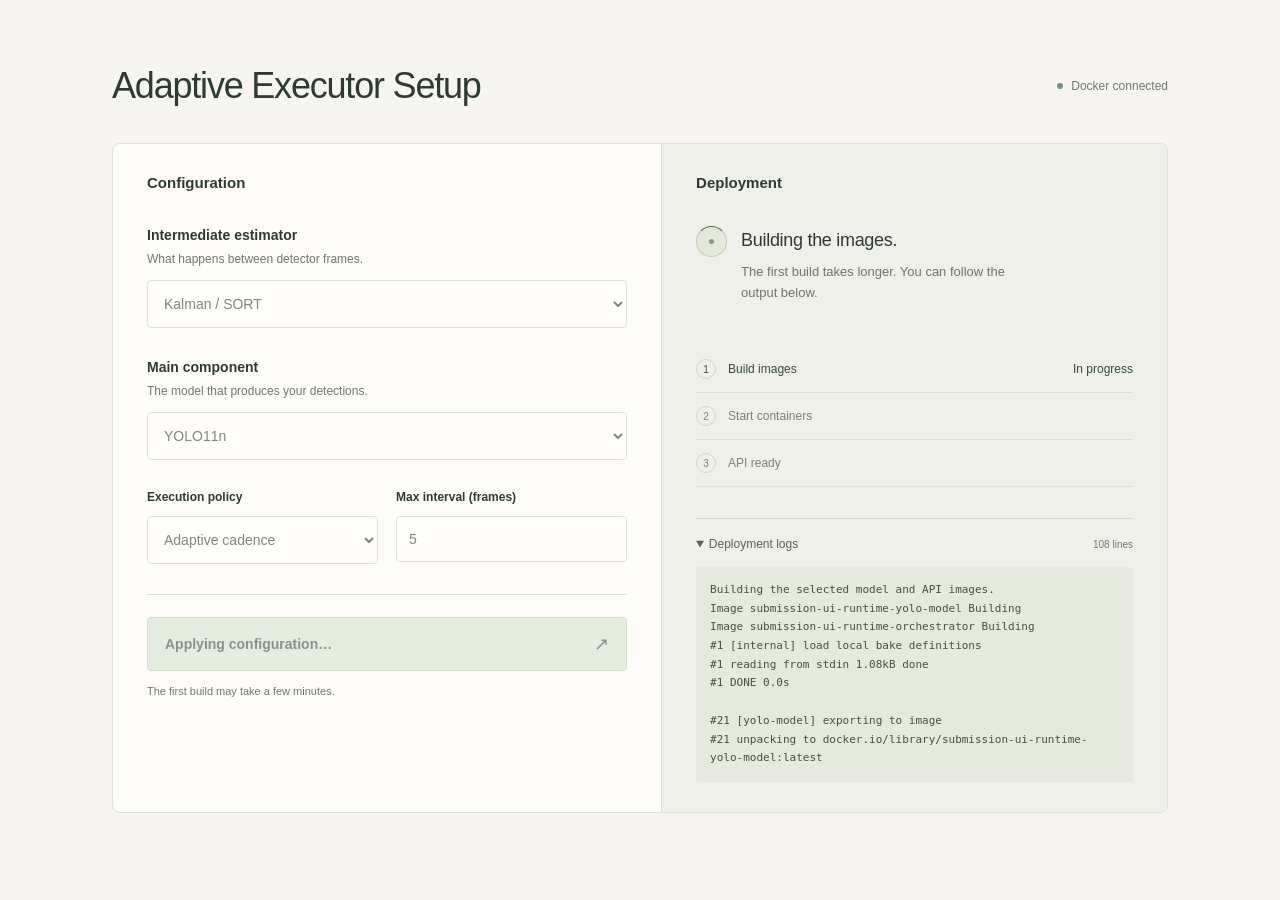
<file: ui/static/screenshots/deploying.html>
<!doctype html>
<html lang="en">
<head>
  <meta charset="utf-8">
  <meta name="viewport" content="width=device-width, initial-scale=1">
  <title>Deployment in progress</title>
  <link rel="stylesheet" href="../style.css">
</head>
<body>
  <main>
    <div class="page-heading"><h1>Adaptive Executor Setup</h1><span class="connection" data-online="true">Docker connected</span></div>
    <div class="workspace">
      <section class="configuration">
        <div class="section-heading"><h2>Configuration</h2></div>
        <div class="field"><label>Intermediate estimator</label><p class="field-intro">What happens between detector frames.</p><select disabled><option>Kalman / SORT</option></select></div>
        <div class="field"><label>Main component</label><p class="field-intro">The model that produces your detections.</p><select disabled><option>YOLO11n</option></select></div>
        <div class="policy-fields"><div class="field"><label>Execution policy</label><select disabled><option>Adaptive cadence</option></select></div><div class="field"><label>Max interval (frames)</label><input value="5" disabled></div></div>
        <div class="form-footer"><button id="apply" disabled>Applying configuration…<span>↗</span></button><p>The first build may take a few minutes.</p></div>
      </section>
      <section class="deployment">
        <div class="section-heading"><h2>Deployment</h2></div>
        <div class="status-block" data-phase="building"><span class="status-mark"></span><div><h3>Building the images.</h3><p>The first build takes longer. You can follow the output below.</p></div></div>
        <ol class="steps"><li class="active"><span>1</span>Build images<i>In progress</i></li><li><span>2</span>Start containers<i></i></li><li><span>3</span>API ready<i></i></li></ol>
        <details class="logs" open><summary>Deployment logs<span>108 lines</span></summary><pre>Building the selected model and API images.
Image submission-ui-runtime-yolo-model Building
Image submission-ui-runtime-orchestrator Building
#1 [internal] load local bake definitions
#1 reading from stdin 1.08kB done
#1 DONE 0.0s

#21 [yolo-model] exporting to image
#21 unpacking to docker.io/library/submission-ui-runtime-yolo-model:latest</pre></details>
      </section>
    </div>
  </main>
</body>
</html>
</file>
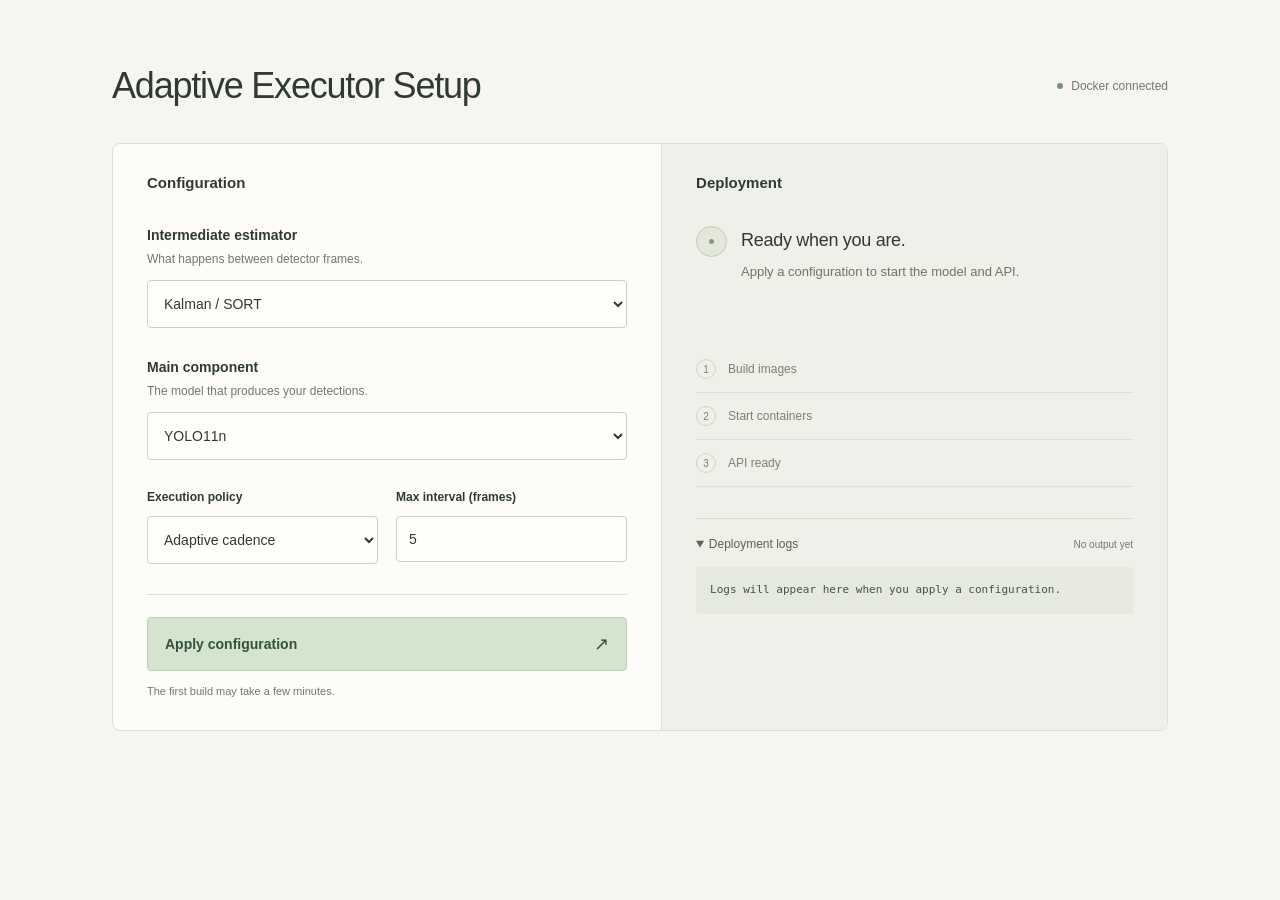
<file: ui/static/screenshots/initial.html>
<!doctype html>
<html lang="en">
<head>
  <meta charset="utf-8">
  <meta name="viewport" content="width=device-width, initial-scale=1">
  <title>Initial deployment state</title>
  <link rel="stylesheet" href="../style.css">
</head>
<body>
  <main>
    <div class="page-heading">
      <h1>Adaptive Executor Setup</h1>
      <span class="connection" data-online="true">Docker connected</span>
    </div>
    <div class="workspace">
      <section class="configuration">
        <div class="section-heading"><h2>Configuration</h2></div>
        <div class="field">
          <label for="estimator">Intermediate estimator</label>
          <p class="field-intro">What happens between detector frames.</p>
          <select id="estimator"><option>Kalman / SORT</option></select>
        </div>
        <div class="field">
          <label for="component">Main component</label>
          <p class="field-intro">The model that produces your detections.</p>
          <select id="component"><option>YOLO11n</option></select>
        </div>
        <div class="policy-fields">
          <div class="field"><label for="policy">Execution policy</label><select id="policy"><option>Adaptive cadence</option></select></div>
          <div class="field"><label for="interval">Max interval (frames)</label><input id="interval" value="5"></div>
        </div>
        <div class="form-footer">
          <button id="apply">Apply configuration<span>↗</span></button>
          <p>The first build may take a few minutes.</p>
        </div>
      </section>
      <section class="deployment">
        <div class="section-heading"><h2>Deployment</h2></div>
        <div class="status-block" data-phase="idle"><span class="status-mark"></span><div><h3>Ready when you are.</h3><p>Apply a configuration to start the model and API.</p></div></div>
        <ol class="steps"><li><span>1</span>Build images<i></i></li><li><span>2</span>Start containers<i></i></li><li><span>3</span>API ready<i></i></li></ol>
        <details class="logs" open><summary>Deployment logs<span>No output yet</span></summary><pre>Logs will appear here when you apply a configuration.</pre></details>
      </section>
    </div>
  </main>
</body>
</html>
</file>
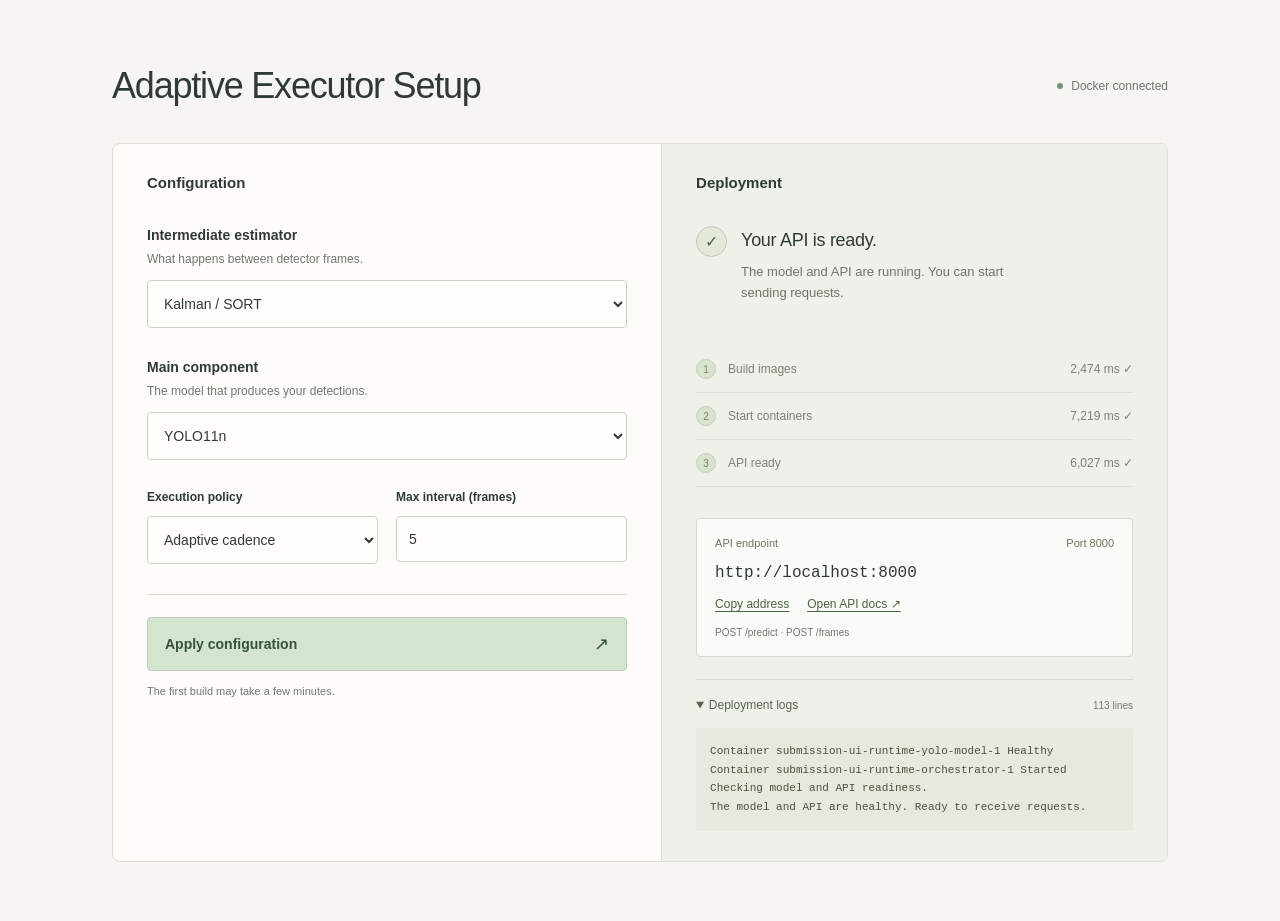
<file: ui/static/screenshots/ready.html>
<!doctype html>
<html lang="en">
<head>
  <meta charset="utf-8">
  <meta name="viewport" content="width=device-width, initial-scale=1">
  <title>Successful deployment</title>
  <link rel="stylesheet" href="../style.css">
</head>
<body>
  <main>
    <div class="page-heading"><h1>Adaptive Executor Setup</h1><span class="connection" data-online="true">Docker connected</span></div>
    <div class="workspace">
      <section class="configuration">
        <div class="section-heading"><h2>Configuration</h2></div>
        <div class="field"><label>Intermediate estimator</label><p class="field-intro">What happens between detector frames.</p><select><option>Kalman / SORT</option></select></div>
        <div class="field"><label>Main component</label><p class="field-intro">The model that produces your detections.</p><select><option>YOLO11n</option></select></div>
        <div class="policy-fields"><div class="field"><label>Execution policy</label><select><option>Adaptive cadence</option></select></div><div class="field"><label>Max interval (frames)</label><input value="5"></div></div>
        <div class="form-footer"><button id="apply">Apply configuration<span>↗</span></button><p>The first build may take a few minutes.</p></div>
      </section>
      <section class="deployment">
        <div class="section-heading"><h2>Deployment</h2></div>
        <div class="status-block" data-phase="ready"><span class="status-mark"></span><div><h3>Your API is ready.</h3><p>The model and API are running. You can start sending requests.</p></div></div>
        <ol class="steps"><li class="done"><span>1</span>Build images<i>2,474 ms ✓</i></li><li class="done"><span>2</span>Start containers<i>7,219 ms ✓</i></li><li class="done"><span>3</span>API ready<i>6,027 ms ✓</i></li></ol>
        <div class="endpoint"><div class="endpoint-heading"><span>API endpoint</span><span>Port 8000</span></div><code>http://localhost:8000</code><div class="endpoint-actions"><button class="text-button">Copy address</button><a>Open API docs ↗</a></div><p>POST /predict · POST /frames</p></div>
        <details class="logs" open><summary>Deployment logs<span>113 lines</span></summary><pre>Container submission-ui-runtime-yolo-model-1 Healthy
Container submission-ui-runtime-orchestrator-1 Started
Checking model and API readiness.
The model and API are healthy. Ready to receive requests.</pre></details>
      </section>
    </div>
  </main>
</body>
</html>
</file>
<file: ui/static/style.css>
:root {
  font-family: Arial, Helvetica, sans-serif;
  color: #303a35;
  background: #f6f5f1;
  font-synthesis: none;

  --muted: #727870;
  --line: #dedfd7;
  --green: #d4e4ce;
  --ink-green: #34523c;
}


* {
  box-sizing: border-box;
}

body {
  margin: 0;
}

button,
select,
input {
  font: inherit;
}

button,
a,
select,
summary {
  -webkit-tap-highlight-color: transparent;
}

button,
select,
summary {
  cursor: pointer;
}

button:disabled,
select:disabled,
input:disabled {
  cursor: default;
  opacity: .6;
}

a {
  color: inherit;
}

[hidden] {
  display: none !important;
}

:focus-visible {
  outline: 2px solid #62826a;
  outline-offset: 4px;
}


.connection {
  display: flex;
  align-items: center;
  gap: 8px;
  font-size: 12px;
  color: var(--muted);
}

.connection::before {
  content: "";
  width: 6px;
  height: 6px;
  border-radius: 50%;
  background: #969b92;
  flex-shrink: 0;
}

.connection[data-online="true"]::before {
  background: #739577;
}

main {
  max-width: 1120px;
  padding: 0 32px 58px;
  margin: 0 auto;
}

.page-heading {
  display: flex;
  align-items: center;
  justify-content: space-between;
  gap: 24px;
  margin: 65px 0 36px;
}

h1 {
  margin: 0;
  font-size: 36px;
  letter-spacing: -1.2px;
  font-weight: 500;
}

.workspace {
  display: flex;
  align-items: stretch;
  border: 1px solid var(--line);
  border-radius: 8px;
  overflow: hidden;
  background: #fdfcf9;
}

.configuration,
.deployment {
  min-width: 0;
  padding: 30px 34px;
}

.configuration {
  flex: 1 1 52%;
}

.deployment {
  flex: 1 1 48%;
  border-left: 1px solid var(--line);
  background: #eef0e9;
}

.section-heading {
  display: flex;
  align-items: center;
  justify-content: space-between;
  margin-bottom: 35px;
}

h2 {
  margin: 0;
  font-size: 15px;
  font-weight: 600;
}

fieldset {
  min-width: 0;
  padding: 0;
  margin: 0;
  border: 0;
}

.field + .field {
  margin-top: 30px;
}

label {
  font-size: 14px;
  font-weight: 600;
}

.field-intro {
  margin: 8px 0 14px;
  font-size: 12px;
  color: var(--muted);
}

select,
input {
  width: 100%;
  padding: 14px 12px;
  border: 1px solid #ccd1c7;
  border-radius: 4px;
  background: #fffefa;
  color: #303a35;
  font-size: 14px;
}

.policy-fields {
  display: flex;
  gap: 18px;
  margin: 30px 0;
}

.policy-fields .field {
  flex: 1;
  min-width: 0;
  margin: 0;
}

.policy-fields label {
  display: block;
  margin-bottom: 12px;
  font-size: 12px;
}

.policy-fields input {
  min-width: 0;
}

.form-footer {
  padding-top: 22px;
  border-top: 1px solid var(--line);
}

#apply {
  display: flex;
  align-items: center;
  justify-content: space-between;
  width: 100%;
  padding: 15px 17px;
  border: 1px solid #bdd0b6;
  border-radius: 4px;
  background: var(--green);
  color: var(--ink-green);
  font-size: 14px;
  font-weight: 600;
  transition: background .15s;
}

#apply:hover:not(:disabled) {
  background: #c6dcbc;
}

#apply span {
  font-size: 18px;
  font-weight: 400;
}

.form-footer > p {
  margin: 12px 0 0;
  color: var(--muted);
  font-size: 11px;
  line-height: 1.5;
}


.status-block {
  display: flex;
  align-items: flex-start;
  gap: 14px;
  min-height: 93px;
}

.status-mark {
  display: flex;
  align-items: center;
  justify-content: center;
  width: 31px;
  height: 31px;
  flex-shrink: 0;
  border: 1px solid #c1c9ba;
  border-radius: 50%;
  background: #e3e8db;
}

.status-mark::after {
  content: "";
  width: 5px;
  height: 5px;
  border-radius: 50%;
  background: #8b987d;
}

h3 {
  margin: 2px 0 9px;
  font-size: 18px;
  font-weight: 500;
  line-height: 1.4;
  letter-spacing: -.3px;
}

.status-block p {
  max-width: 280px;
  margin: 0;
  color: #6e7667;
  font-size: 13px;
  line-height: 1.6;
}

.status-block[data-phase="ready"] .status-mark::after {
  content: "✓";
  width: auto;
  height: auto;
  background: none;
  color: #466745;
}

.status-block[data-phase="failed"] .status-mark,
.status-block[data-phase="unavailable"] .status-mark {
  border-color: #dbbdac;
  background: #efdfd3;
}

.status-block[data-phase="building"] .status-mark,
.status-block[data-phase="starting"] .status-mark,
.status-block[data-phase="preparing"] .status-mark,
.status-block[data-phase="checking"] .status-mark {
  border-top-color: #50744e;
  animation: spin 1s linear infinite;
}

.steps {
  padding: 0;
  margin: 27px 0 31px;
  list-style: none;
}

.steps li {
  display: flex;
  align-items: center;
  gap: 12px;
  padding: 13px 0;
  border-bottom: 1px solid #dce0d5;
  color: #7a8273;
  font-size: 12px;
}

.steps li > span {
  display: flex;
  align-items: center;
  justify-content: center;
  width: 20px;
  height: 20px;
  border: 1px solid #d0d6c8;
  border-radius: 50%;
  font-size: 10px;
}

.steps li.active {
  color: #354d33;
}

.steps li.done > span {
  border-color: #c1d1b7;
  background: #d7e4ce;
}

.steps i {
  margin-left: auto;
  font-size: 12px;
  font-style: normal;
  font-variant-numeric: tabular-nums;
  white-space: nowrap;
}

.endpoint {
  padding: 18px;
  margin-bottom: 22px;
  border: 1px solid #d4ddcc;
  border-radius: 4px;
  background: #fafbf6;
}

.endpoint-heading {
  display: flex;
  justify-content: space-between;
  gap: 10px;
  color: #69755e;
  font-size: 11px;
}

.endpoint code {
  display: block;
  margin: 15px 0;
  overflow-wrap: anywhere;
  font-family: Consolas, monospace;
  font-size: 16px;
}

.endpoint-actions {
  display: flex;
  align-items: center;
  flex-wrap: wrap;
  gap: 18px;
}

.endpoint-actions a,
.text-button {
  color: #496344;
  font-size: 12px;
  text-decoration: underline;
  text-underline-offset: 3px;
}

.text-button {
  padding: 0;
  border: 0;
  background: none;
}

.endpoint > p {
  margin: 16px 0 0;
  color: var(--muted);
  font-size: 10px;
}

.logs {
  padding-top: 18px;
  border-top: 1px solid #d4dacc;
}

summary {
  color: #596451;
  font-size: 12px;
}

summary > span {
  float: right;
  margin-top: 2px;
  color: var(--muted);
  font-size: 10px;
}

pre {
  max-height: 220px;
  padding: 14px;
  margin: 16px 0 0;
  overflow: auto;
  overflow-wrap: anywhere;
  border-radius: 3px;
  background: #e5e9de;
  color: #465140;
  font: 11px/1.7 Consolas, monospace;
  white-space: pre-wrap;
}

.error {
  max-height: 180px;
  padding: 14px;
  margin-bottom: 22px;
  overflow: auto;
  overflow-wrap: anywhere;
  border-radius: 4px;
  background: #f0dfd4;
  color: #754e3a;
  font-size: 12px;
  line-height: 1.6;
  white-space: pre-wrap;
}


@keyframes spin {
  to {
    transform: rotate(360deg);
  }
}


@media (max-width: 700px) {
  main {
    padding: 0 20px 58px;
  }

  .page-heading {
    flex-direction: column;
    align-items: flex-start;
    gap: 15px;
    margin: 35px 0 26px;
  }

  h1 {
    font-size: 30px;
  }

  .workspace {
    flex-direction: column;
  }

  .configuration,
  .deployment {
    padding: 26px 24px;
  }

  .deployment {
    border-top: 1px solid var(--line);
    border-left: 0;
  }
}


@media (max-width: 420px) {
  .policy-fields {
    flex-direction: column;
  }
}


@media (prefers-reduced-motion: reduce) {
  *,
  *::before,
  *::after {
    animation: none !important;
    transition: none !important;
  }
}
</file>
